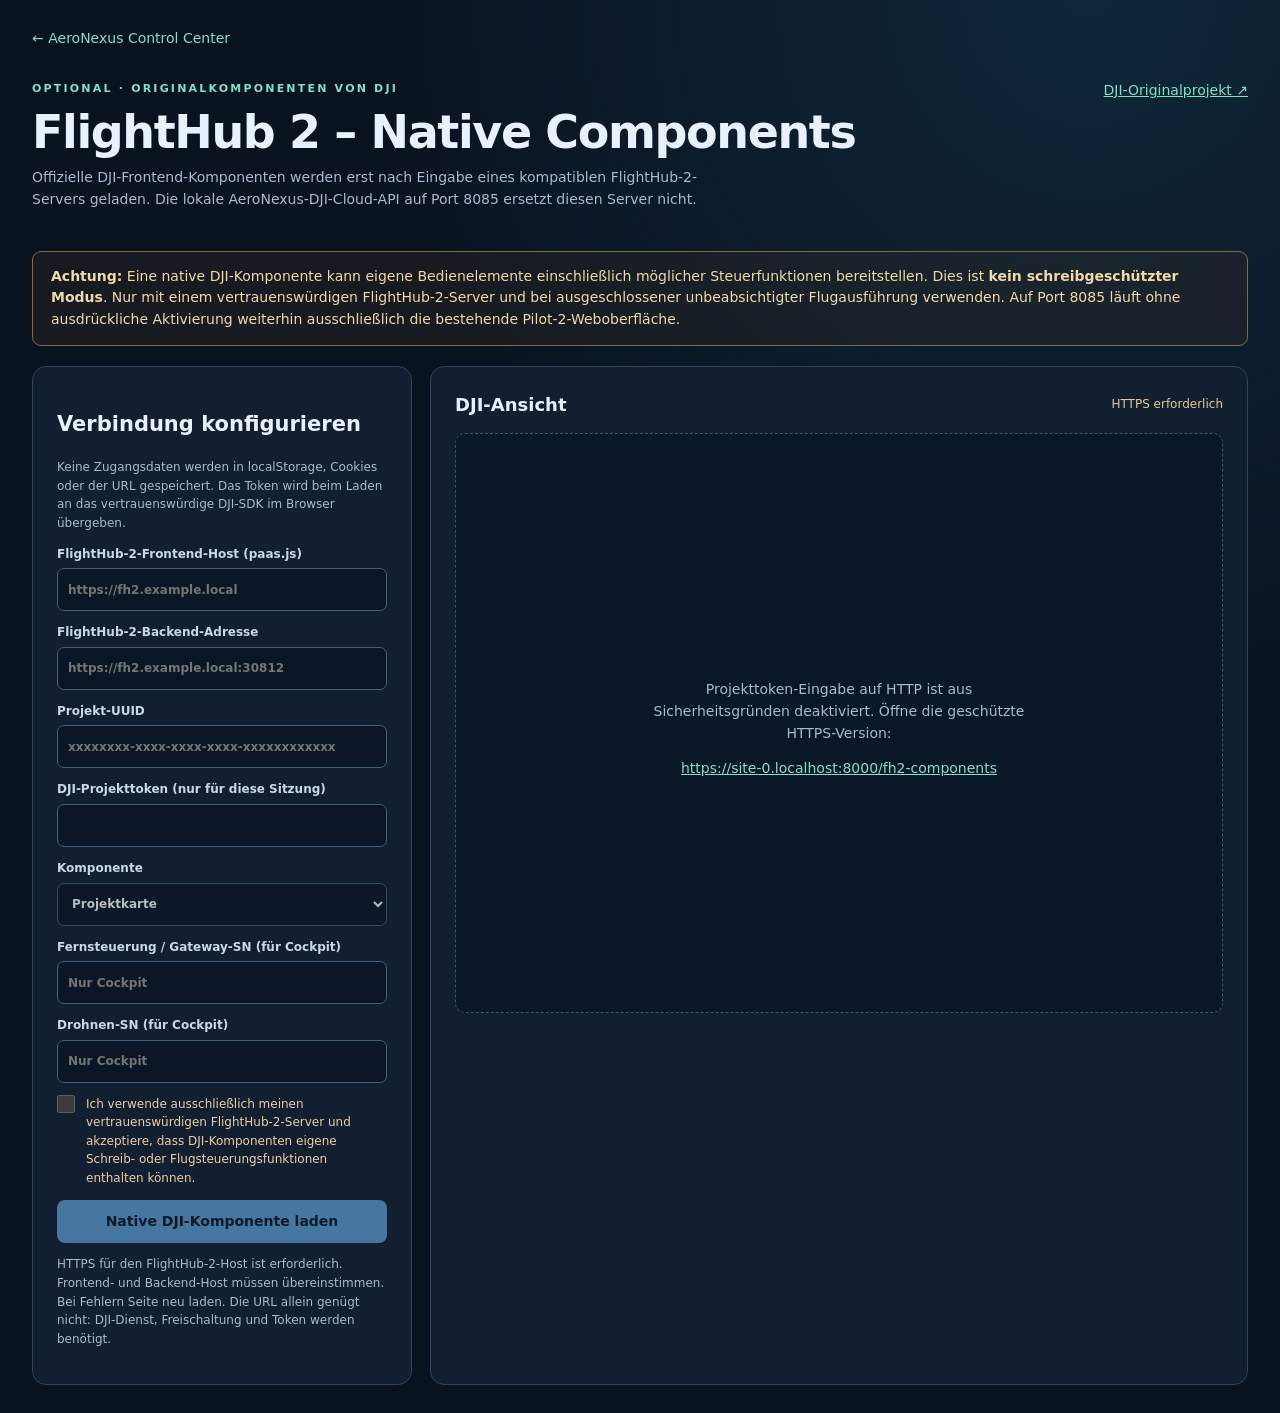
<file: deploy/cloud-server/control-portal/fh2.html>
<!doctype html>
<html lang="de">
<head>
<meta charset="utf-8"><meta name="viewport" content="width=device-width, initial-scale=1">
<meta name="referrer" content="no-referrer">
<title>AeroNexusAdvanced · DJI FlightHub 2 Komponenten</title>
<style>
:root{color-scheme:dark;font:14px/1.55 system-ui,-apple-system,"Segoe UI",sans-serif;background:#091320;color:#e9f1ff;--edge:#30445d;--muted:#a7bbd0;--mint:#7de3c7}*{box-sizing:border-box}body{margin:0;background:radial-gradient(circle at 85% 0%,#16415c70,transparent 40%),#091320}
a{color:var(--mint)}.layout{max-width:1490px;padding:28px 32px;margin:auto}.back{display:inline-block;margin:0 0 30px;text-decoration:none}.intro{display:flex;justify-content:space-between;align-items:flex-start;gap:25px;flex-wrap:wrap}.eyebrow{font-size:11px;letter-spacing:.2em;text-transform:uppercase;color:var(--mint);font-weight:800}.intro h1{font-size:clamp(28px,3.6vw,46px);line-height:1.1;letter-spacing:-.03em;margin:10px 0}.intro p{color:var(--muted);max-width:690px;margin:0 0 20px}.note{border:1px solid #866c43;color:#f2d9a7;border-radius:9px;background:#3d302344;padding:14px 18px;margin:20px 0}.panel{background:#111f31;border:1px solid var(--edge);border-radius:14px;padding:24px}.cols{display:grid;grid-template-columns:380px minmax(0,1fr);gap:18px}.fields{display:grid;gap:12px}label{font-weight:650;font-size:12px;color:#c9d8e9;display:block}input,select{display:block;width:100%;height:43px;color:white;background:#0a1625;border:1px solid #44617d;border-radius:7px;padding:8px 10px;margin-top:5px;font:inherit}input:focus-visible,select:focus-visible,button:focus-visible,a:focus-visible{outline:2px solid var(--mint);outline-offset:2px}.consent{display:flex;align-items:flex-start;gap:11px;font-size:12px;font-weight:500;color:#efcea4}.consent input{width:18px;height:18px;min-width:18px;margin:0}button{background:#72bffc;color:#071524;font:inherit;font-weight:760;border:0;border-radius:8px;padding:11px 18px;cursor:pointer}button:hover{background:#b3dcff}button:disabled{opacity:.55;cursor:not-allowed}.sub{color:var(--muted);font-size:12px}.result{display:flex;flex-direction:column;min-width:0}.result .head{display:flex;align-items:center;justify-content:space-between;gap:16px;margin-bottom:14px}.result h2{font-size:18px;margin:0}.state{color:#e8c990;font-size:12px}#fh2-mount{min-height:580px;position:relative;background:#0a1727;border:1px dashed #3c5974;border-radius:10px;overflow:hidden;display:flex;flex-direction:column}.placeholder{margin:auto;max-width:450px;padding:30px;text-align:center;color:var(--muted)}.project-details{display:flex;flex:1;min-height:580px}.right-micro-app{display:flex;position:relative;flex:1;min-width:0}.maps-micro-app,.map-app-placeholder,.map-app-container{display:flex;flex:1;min-width:0;min-height:0}.project-right{display:flex;flex:1;min-width:0}#project-app-container,#project-middle-container,#cockpit-app-container{min-width:0}#project-app-container>div,#cockpit-app-container>div,.map-app-container>div{height:100%;width:100%}.router-cockpit{display:flex;flex:1}.cockpit-dock-live-container,.cockpit-bottom-border-container,.cockpit-left-border-container{position:relative}.fh2-container{display:flex;flex-direction:column;min-height:580px;height:75vh;width:100%}
@media(max-width:1020px){.cols{grid-template-columns:1fr}.layout{padding:18px}.panel{padding:16px}.fh2-container{min-height:520px;height:65vh}}
</style>
</head>
<body><div class="layout">
<a class="back" href="./">← AeroNexus Control Center</a>
<header class="intro"><div><div class="eyebrow">Optional · Originalkomponenten von DJI</div><h1>FlightHub 2 – Native Components</h1><p>Offizielle DJI-Frontend-Komponenten werden erst nach Eingabe eines kompatiblen FlightHub-2-Servers geladen. Die lokale AeroNexus-DJI-Cloud-API auf Port 8085 ersetzt diesen Server nicht.</p></div><a href="https://github.com/dji-sdk/FlightHub-2-Frontend-Standalone-Component" target="_blank" rel="noopener noreferrer">DJI-Originalprojekt ↗</a></header>
<div class="note" role="note"><strong>Achtung:</strong> Eine native DJI-Komponente kann eigene Bedienelemente einschließlich möglicher Steuerfunktionen bereitstellen. Dies ist <strong>kein schreibgeschützter Modus</strong>. Nur mit einem vertrauenswürdigen FlightHub-2-Server und bei ausgeschlossener unbeabsichtigter Flugausführung verwenden. Auf Port 8085 läuft ohne ausdrückliche Aktivierung weiterhin ausschließlich die bestehende Pilot-2-Weboberfläche.</div>
<div class="cols">
<section class="panel"><h2>Verbindung konfigurieren</h2><p class="sub">Keine Zugangsdaten werden in localStorage, Cookies oder der URL gespeichert. Das Token wird beim Laden an das vertrauenswürdige DJI-SDK im Browser übergeben.</p>
<form id="config" class="fields" autocomplete="off">
<label for="host">FlightHub-2-Frontend-Host (paas.js)
<input id="host" placeholder="https://fh2.example.local" required autocapitalize="off" spellcheck="false"></label>
<label for="server">FlightHub-2-Backend-Adresse
<input id="server" placeholder="https://fh2.example.local:30812" required spellcheck="false"></label>
<label for="project">Projekt-UUID
<input id="project" placeholder="xxxxxxxx-xxxx-xxxx-xxxx-xxxxxxxxxxxx" required spellcheck="false"></label>
<label for="token">DJI-Projekttoken (nur für diese Sitzung)
<input id="token" type="password" autocomplete="new-password" required spellcheck="false"></label>
<label for="view">Komponente
<select id="view"><option value="project">Projektkarte</option><option value="cockpit">DJI Cockpit</option></select></label>
<label for="gateway">Fernsteuerung / Gateway-SN (für Cockpit)
<input id="gateway" placeholder="Nur Cockpit" spellcheck="false"></label>
<label for="drone">Drohnen-SN (für Cockpit)
<input id="drone" placeholder="Nur Cockpit" spellcheck="false"></label>
<label class="consent" for="consent"><input id="consent" type="checkbox" required>Ich verwende ausschließlich meinen vertrauenswürdigen FlightHub-2-Server und akzeptiere, dass DJI-Komponenten eigene Schreib- oder Flugsteuerungsfunktionen enthalten können.</label>
<button id="load" type="submit">Native DJI-Komponente laden</button>
</form>
<p class="sub">HTTPS für den FlightHub-2-Host ist erforderlich. Frontend- und Backend-Host müssen übereinstimmen. Bei Fehlern Seite neu laden. Die URL allein genügt nicht: DJI-Dienst, Freischaltung und Token werden benötigt.</p></section>
<section class="panel result" aria-label="DJI Komponente"><div class="head"><h2>DJI-Ansicht</h2><span class="state" id="state" role="status" aria-live="polite">Nicht initialisiert</span></div>
<div id="fh2-mount"><div class="placeholder">Noch keine Verbindung.<p>Eine native DJI-Komponente wird erst nach expliziter Eingabe der Serveradresse und Zustimmung aktiviert. Die AeroNexus-Module für Telemetrie und Missionen funktionieren unabhängig davon.</p></div></div></section>
</div>
</div>
<script>
"use strict";
(function(){
 const form=document.getElementById("config"), mount=document.getElementById("fh2-mount");
 const state=document.getElementById("state"), button=document.getElementById("load");
 let started=false;
 // An HTTP-served form permits network attackers to alter the page and steal
 // the operator's project token, even if the form itself does not submit it.
 if(window.location.protocol!=="https:"){
   const url=new URL("https://"+window.location.hostname+":8000/fh2-components");
   const message=document.createElement("div");
   message.className="placeholder";
   const description=document.createElement("p");
   description.textContent="Projekttoken-Eingabe auf HTTP ist aus Sicherheitsgründen deaktiviert. Öffne die geschützte HTTPS-Version:";
   const link=document.createElement("a");
   link.href=url.href;link.textContent=url.href;link.rel="noopener noreferrer";
   message.append(description,link);mount.replaceChildren(message);
   for(const element of form.elements){element.disabled=true;}
   state.textContent="HTTPS erforderlich";
   return;
 }
 function origin(raw){
   const u=new URL(raw);
   if(u.username||u.password||u.pathname!=="/"||u.search||u.hash)throw new Error("Nur eine reine Host-Adresse ohne Pfad verwenden.");
   if(u.protocol!=="https:")throw new Error("Der FlightHub-2-Server muss per HTTPS erreichbar sein.");
   return u;
 }
 function add(parent,cls){const node=document.createElement("div");node.className=cls;parent.append(node);return node}
 function renderFrame(mode){
   mount.replaceChildren();
   const container=add(mount,"fh2-container");
   if(mode==="cockpit")add(container,"cockpit-header-container").id="cockpit-header-container";
   const details=add(container,"project-details"+(mode==="cockpit"?" router-cockpit":""));
   add(details,"").id="project-app-container";
   add(details,"").id="project-middle-container";
   const right=add(details,"right-micro-app");
   const maps=add(right,"maps-micro-app");
   if(mode==="cockpit")add(maps,"cockpit-left-border-container");
   const placeholder=add(maps,"map-app-placeholder");
   if(mode==="cockpit")add(placeholder,"cockpit-dock-live-container");
   add(placeholder,"map-app-container").id="map-app-global";
   if(mode==="cockpit"){add(placeholder,"cockpit-bottom-border-container");add(add(right,"project-right"),"").id="cockpit-app-container";}
 }
 form.addEventListener("submit",function(e){
   e.preventDefault();if(started||!form.reportValidity())return;
   try{
     const host=origin(document.getElementById("host").value.trim());
     const server=origin(document.getElementById("server").value.trim());
     if(host.hostname!==server.hostname)throw new Error("Frontend und Backend müssen denselben Hostnamen verwenden.");
     if(host.protocol==="https:"&&server.protocol!=="https:")throw new Error("HTTPS-Frontend benötigt HTTPS-Backend.");
     const project=document.getElementById("project").value.trim();
     if(!/^[0-9a-f]{8}-[0-9a-f]{4}-[1-8][0-9a-f]{3}-[89ab][0-9a-f]{3}-[0-9a-f]{12}$/i.test(project))throw new Error("Ungültige Projekt-UUID.");
     const token=document.getElementById("token").value;
     const mode=document.getElementById("view").value;
     const gateway=document.getElementById("gateway").value.trim(),drone=document.getElementById("drone").value.trim();
     if(mode==="cockpit"&&(!gateway||!drone))throw new Error("Für das Cockpit sind Gateway-SN und Drohnen-SN erforderlich.");
     if(!document.getElementById("consent").checked)throw new Error("Explizite Zustimmung erforderlich.");
     started=true;button.disabled=true;state.textContent="DJI-SDK wird geladen…";
     // The official component script runs in this page's origin: use only YOUR trusted FH2 host.
     const script=document.createElement("script");
     script.src=new URL("/paas.js",host).href;
     script.setAttribute("fh2","");
     script.referrerPolicy="no-referrer";
     script.onload=function(){
       try{
         if(!window.FH2||typeof window.FH2.initConfig!=="function")throw new Error("FH2 SDK nicht verfügbar.");
         const ws=new URL(server.href);
         ws.protocol=server.protocol==="https:"?"wss:":"ws:";
         ws.pathname="/duplex/web";
         window.FH2.initConfig({serverUrl:server.origin,wssUrl:ws.href,hostUrl:host.origin,prjId:project,projectToken:token});
         // Forget the visible form copy; the SDK may keep its session token in memory.
         document.getElementById("token").value="";
         renderFrame(mode);
         if(mode==="cockpit"){
           if(typeof window.FH2.loadCockpit!=="function")throw new Error("Cockpit wird von diesem SDK nicht angeboten.");
           window.FH2.loadCockpit("cockpit-app-container",{gateway_sn:gateway,drone_sn:drone});
         }else{
           if(typeof window.FH2.loadProject!=="function")throw new Error("Projektansicht wird von diesem SDK nicht angeboten.");
           window.FH2.loadProject("project-app-container");
         }
         state.textContent="Initialisiert (DJI-Livedaten nicht verifiziert)";
       }catch(err){state.textContent="SDK-Initialisierung fehlgeschlagen";mount.textContent=err.message||"Unbekannter SDK-Fehler";}
     };
     script.onerror=function(){state.textContent="paas.js konnte nicht geladen werden";mount.textContent="DJI-SDK-Datei am angegebenen Frontend-Host nicht erreichbar."};
     document.head.append(script);
   }catch(err){state.textContent="Konfigurationsfehler";mount.textContent=err.message||"Ungültige Konfiguration."}
 });
})();
</script>
</body></html>
</file>
